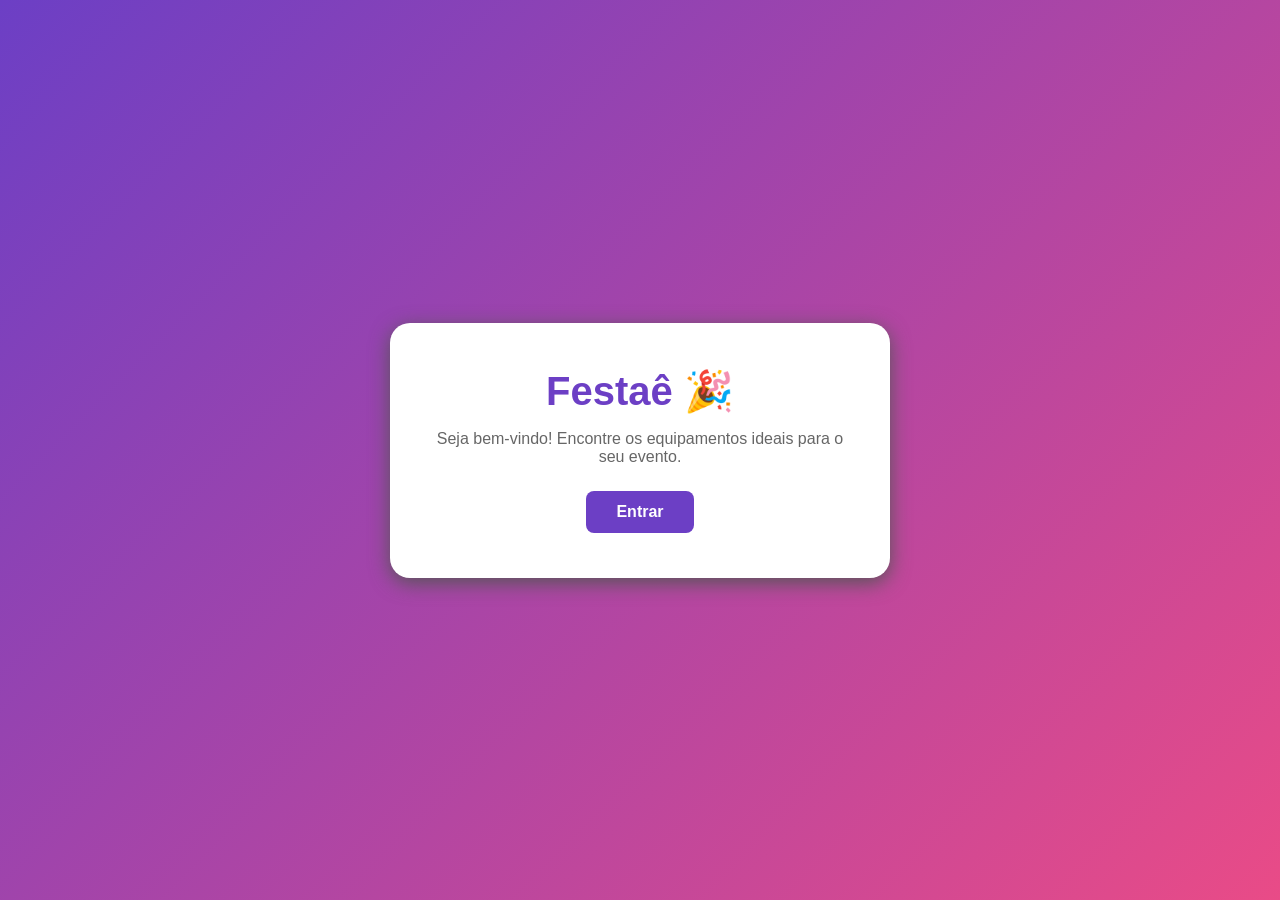
<file: rental eventos/index.html>
<!DOCTYPE html>
<html lang="pt-BR">
<head>
    <meta charset="UTF-8">
    <meta name="viewport" content="width=device-width, initial-scale=1.0">

  <link rel="stylesheet" href="style.css">
</head>

<body>
    
    <div class="index">

    <div class="index-conteudo">

        <h1>Festaê 🎉</h1>

        <p>
            Seja bem-vindo!
            Encontre os equipamentos ideais para o seu evento.
        </p>

        <a href="pages/login/login.html">
            Entrar
        </a>

    </div>

</div>
</file>
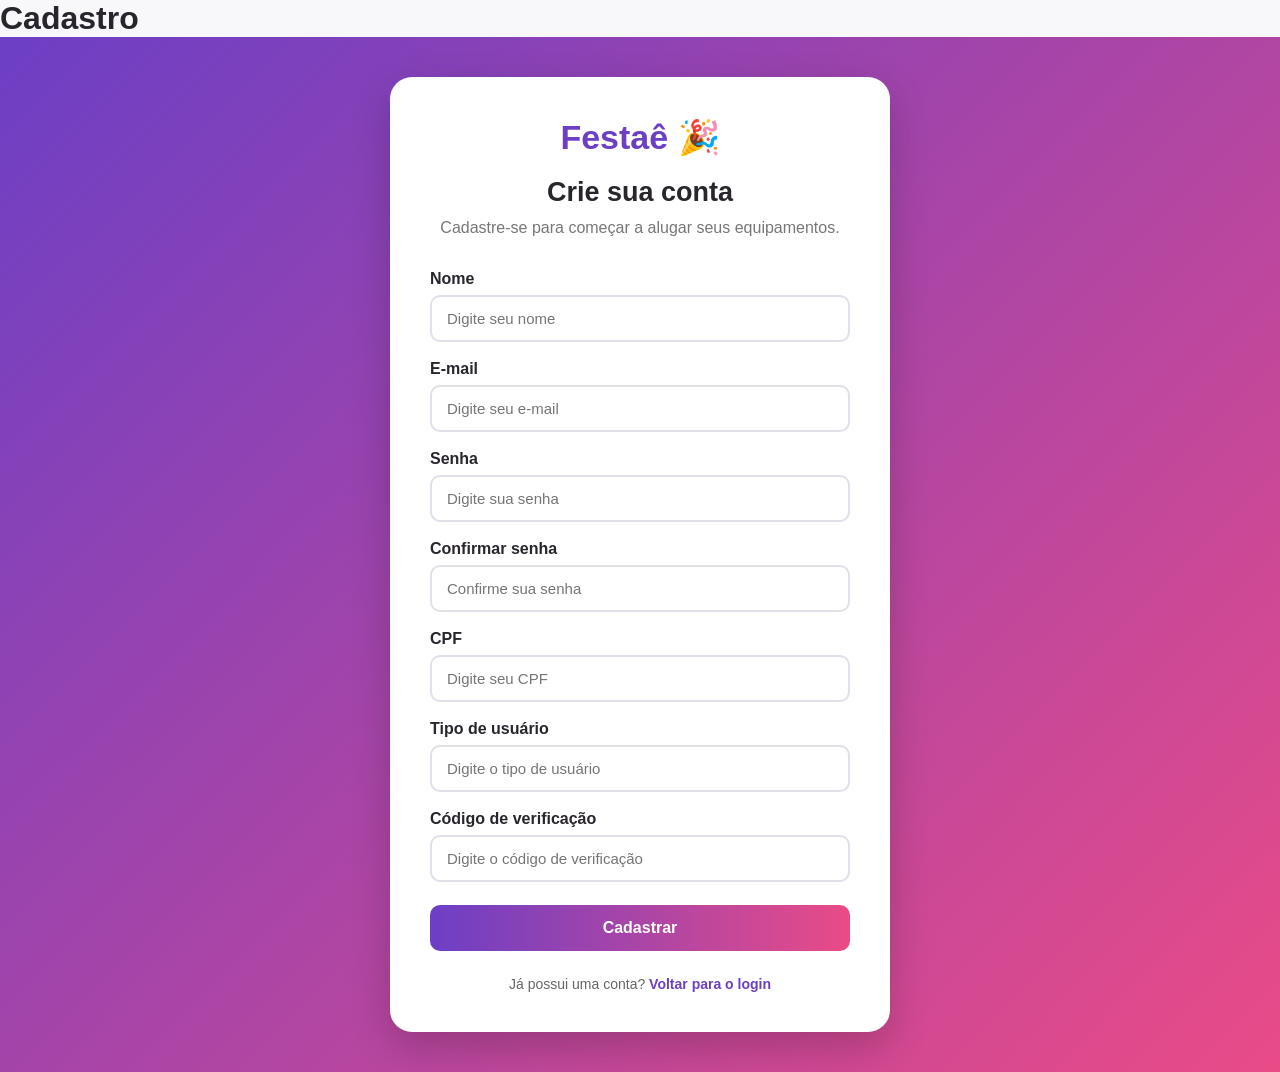
<file: rental eventos/pages/cadastro/cadastro.html>
<!DOCTYPE html>
<html lang="pt-BR">

<head>
    <meta charset="UTF-8">
    <meta name="viewport" content="width=device-width, initial-scale=1.0">

    <title>Cadastro - Festaê</title>
    <link rel="stylesheet" href="../../style.css">
</head>

<body>

    <h1>Cadastro</h1>

    <div class="cadastro-container">

    <div class="cadastro-card">

        <h1 class="logo-cadastro">Festaê 🎉</h1>

        <h2>Crie sua conta</h2>

        <p class="cadastro-subtitulo">
            Cadastre-se para começar a alugar seus equipamentos.
        </p>


        <form>

            <div class="campo">
                <label for="nome">Nome</label>

                <input
                    type="text"
                    id="nome"
                    name="nome"
                    placeholder="Digite seu nome"
                    required
                >
            </div>


            <div class="campo">
                <label for="email">E-mail</label>

                <input
                    type="email"
                    id="email"
                    name="email"
                    placeholder="Digite seu e-mail"
                    required
                >
            </div>


            <div class="campo">
                <label for="senha">Senha</label>

                <input
                    type="password"
                    id="senha"
                    name="senha"
                    placeholder="Digite sua senha"
                    required
                >
            </div>


            <div class="campo">
                <label for="confirmarSenha">Confirmar senha</label>

                <input
                    type="password"
                    id="confirmarSenha"
                    name="confirmarSenha"
                    placeholder="Confirme sua senha"
                    required
                >
            </div>


            <div class="campo">
                <label for="cpf">CPF</label>

                <input
                    type="text"
                    id="cpf"
                    name="cpf"
                    placeholder="Digite seu CPF"
                    required
                >
            </div>


            <div class="campo">
                <label for="tipoUsuario">Tipo de usuário</label>

                <input
                    type="text"
                    id="tipoUsuario"
                    name="tipoUsuario"
                    placeholder="Digite o tipo de usuário"
                    required
                >
            </div>


            <div class="campo">
                <label for="condigoVerifFunc">
                    Código de verificação
                </label>

                <input
                    type="text"
                    id="condigoVerifFunc"
                    name="condigoVerifFunc"
                    placeholder="Digite o código de verificação"
                >
            </div>


            <button class="botao-cadastro" type="submit">
                Cadastrar
            </button>

        </form>


        <p class="voltar-login">
            Já possui uma conta?
            <a href="../login/login.html">
                Voltar para o login
            </a>
        </p>

    </div>

</div>

</body>

</html>
</file>
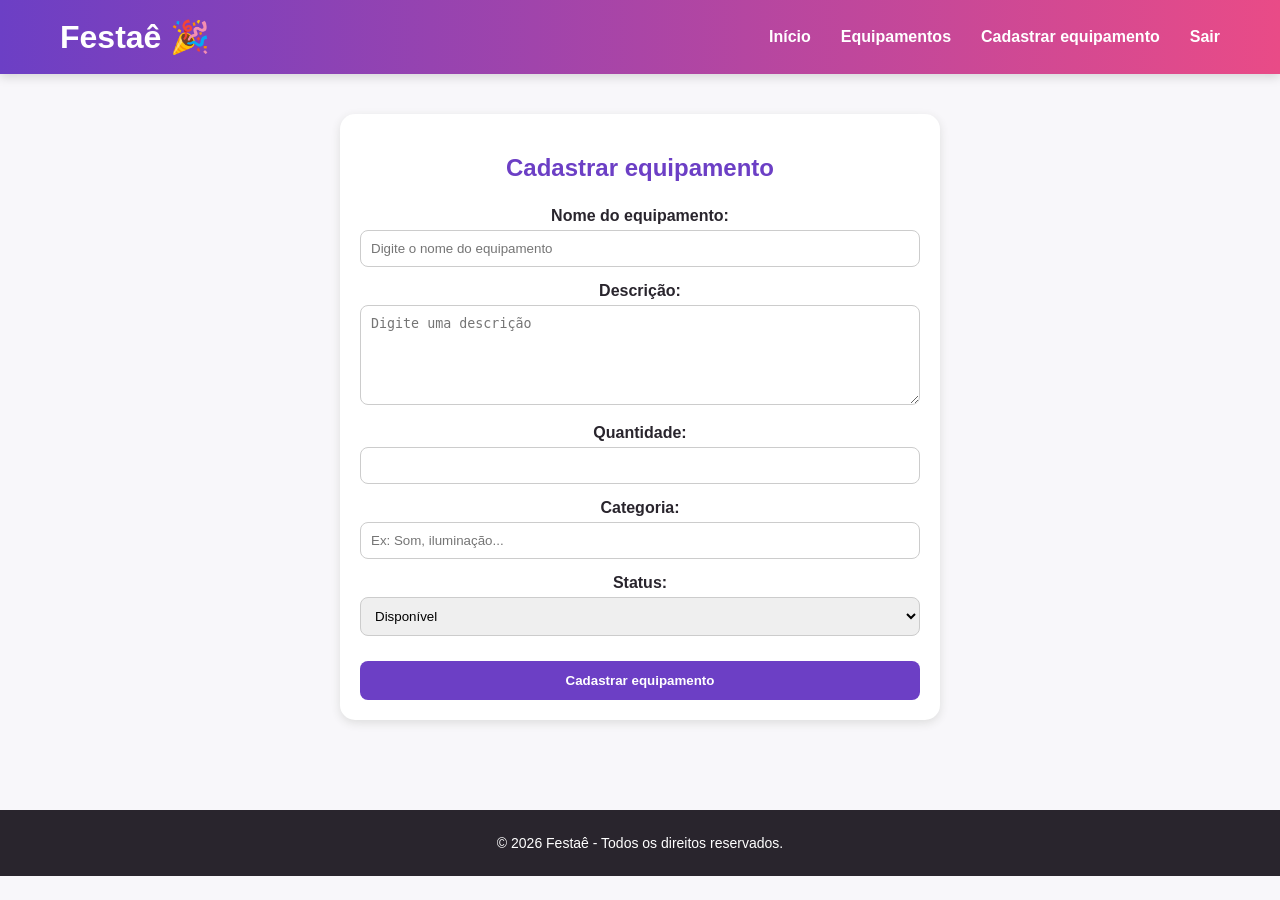
<file: rental eventos/pages/cadastroEquipamento/cadastroEquipamento.html>
<!DOCTYPE html>
<html lang="pt-BR">

<head>
    <meta charset="UTF-8">
    <meta name="viewport" content="width=device-width, initial-scale=1.0">

    <title>Cadastro de Equipamento - Festaê</title>

    <link rel="stylesheet" href="../../style.css">
</head>

<body>

    <header class="cabecalho">

        <h1 class="logo">Festaê 🎉</h1>

        <nav class="menu">
            <a href="../principal/principal.html">Início</a>
            <a href="../equipamentos/equipamentos.html">Equipamentos</a>
            <a href="../cadastroEquipamento/cadastroEquipamento.html">
                Cadastrar equipamento
            </a>
            <a href="../login/login.html">Sair</a>
        </nav>

    </header>


    <main>

        <section class="cadastro-equipamento">

            <h2>Cadastrar equipamento</h2>

            <form>

                <label for="nomeEquipamento">
                    Nome do equipamento:
                </label>

                <input
                    type="text"
                    id="nomeEquipamento"
                    name="nomeEquipamento"
                    placeholder="Digite o nome do equipamento"
                    required
                >


                <label for="descricao">
                    Descrição:
                </label>

                <textarea
                    id="descricao"
                    name="descricao"
                    placeholder="Digite uma descrição"
                ></textarea>


                <label for="quantidade">
                    Quantidade:
                </label>

                <input
                    type="number"
                    id="quantidade"
                    name="quantidade"
                    min="1"
                    required
                >


                <label for="categoria">
                    Categoria:
                </label>

                <input
                    type="text"
                    id="categoria"
                    name="categoria"
                    placeholder="Ex: Som, iluminação..."
                    required
                >


                <label for="status">
                    Status:
                </label>

                <select id="status" name="status">

                    <option value="disponivel">
                        Disponível
                    </option>

                    <option value="indisponivel">
                        Indisponível
                    </option>

                </select>


                <button type="submit">
                    Cadastrar equipamento
                </button>

            </form>

        </section>

    </main>


    <footer>

        <p>
            © 2026 Festaê - Todos os direitos reservados.
        </p>

    </footer>

</body>

</html>
</file>
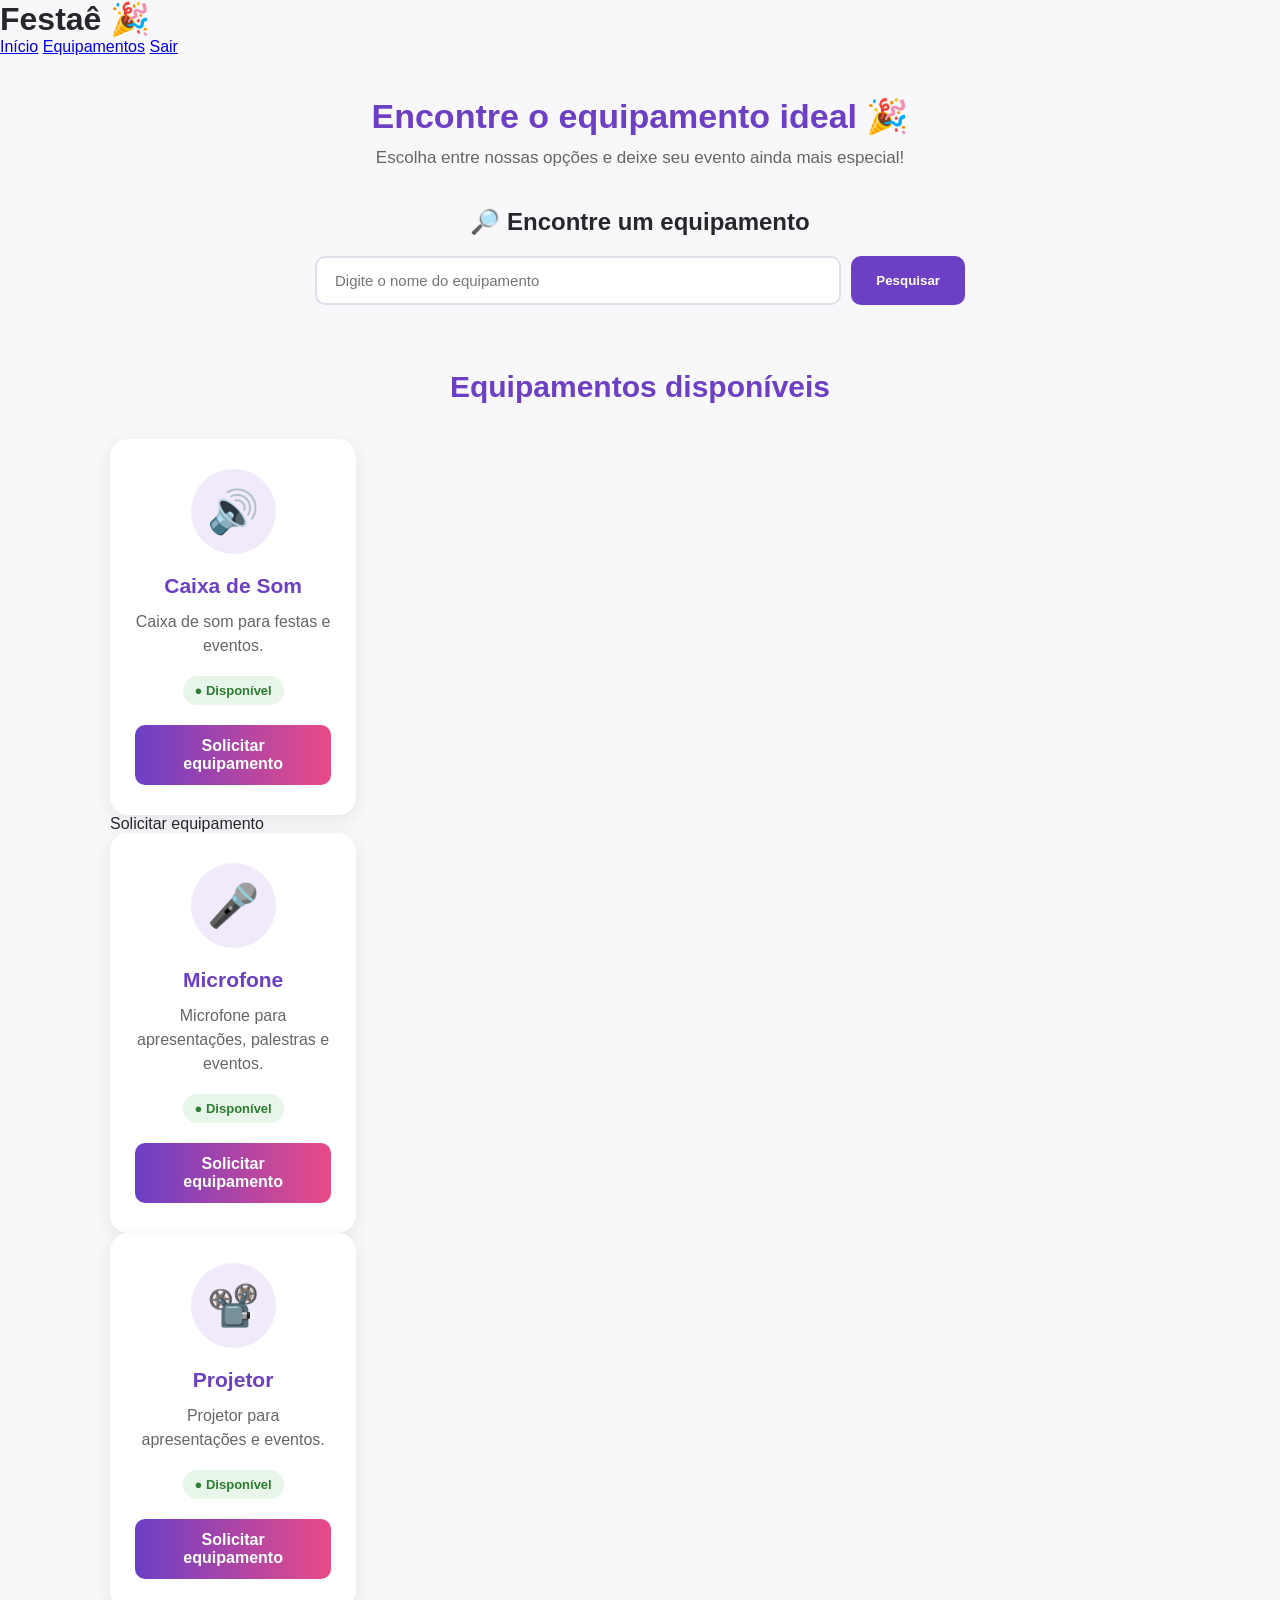
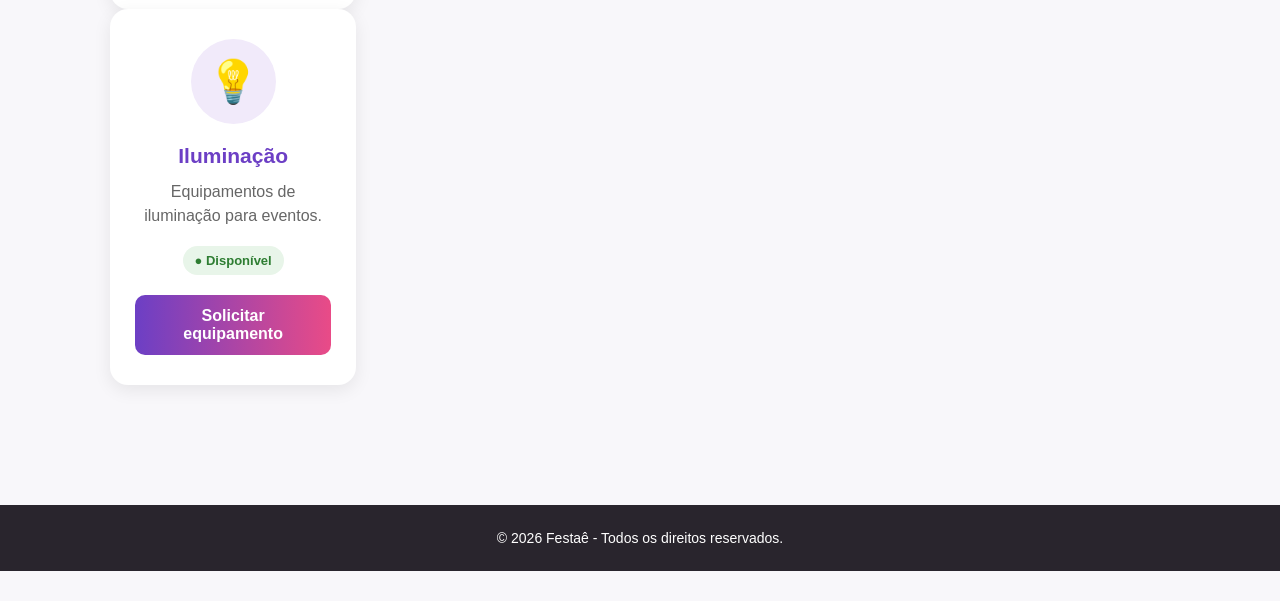
<file: rental eventos/pages/equipamentos/equipamentos.html>
<!DOCTYPE html>
<html lang="pt-BR">

<head>
    <meta charset="UTF-8">
    <meta name="viewport" content="width=device-width, initial-scale=1.0">

    <title>Festaê Eventos - Equipamentos</title>

    <link rel="stylesheet" href="../../style.css">
</head>

<body>

    <!-- CABEÇALHO -->
    <header>

        <h1>Festaê 🎉</h1>

        <nav>
            <a href="../principal/principal.html">Início</a>
            <a href="../equipamentos/equipamentos.html">Equipamentos</a>
            <a href="../login/login.html">Sair</a>
        </nav>

    </header>


    <!-- CONTEÚDO PRINCIPAL -->
    <main>

        <main>

    <section class="titulo-pagina">

        <h2>Encontre o equipamento ideal 🎉</h2>

        <p>
            Escolha entre nossas opções e deixe seu evento ainda mais especial!
        </p>

    </section>


        <!-- PESQUISA -->
        <section>

            <section class="pesquisa-container">

    <h2>🔎 Encontre um equipamento</h2>

    <div class="barra-pesquisa">

        <input 
            type="text" 
            id="pesquisa" 
            placeholder="Digite o nome do equipamento"
        >

        <button type="button">
            Pesquisar
        </button>

    </div>

</section>

        </section>


        <!-- LISTA DE EQUIPAMENTOS -->
        <section>

            <section class="secao-equipamentos">

    <h2>Equipamentos disponíveis</h2>

    <div class="grid-equipamentos">
            <div>


                <!-- EQUIPAMENTO 1 -->
                <article>

                    <article class="equipamento-card">

    <div class="equipamento-icone">🔊</div>

    <h3>Caixa de Som</h3>

    <p>
        Caixa de som para festas e eventos.
    </p>

    <span class="status-disponivel">
        ● Disponível
    </span>

    <a 
        class="botao-equipamento"
        href="../solicitacao/solicitacao.html"
    >
        Solicitar equipamento
    </a>

</article>
    Solicitar equipamento
</a>

                </article>


                <!-- EQUIPAMENTO 2 -->
                <article>

                   <article class="equipamento-card">

    <div class="equipamento-icone">🎤</div>

    <h3>Microfone</h3>

    <p>
        Microfone para apresentações,
        palestras e eventos.
    </p>

    <span class="status-disponivel">
        ● Disponível
    </span>

    <a 
        class="botao-equipamento"
        href="../solicitacao/solicitacao.html"
    >
        Solicitar equipamento
    </a>

</article>

                </article>


                <!-- EQUIPAMENTO 3 -->
               <article class="equipamento-card">

    <div class="equipamento-icone">📽️</div>

    <h3>Projetor</h3>

    <p>
        Projetor para apresentações
        e eventos.
    </p>

    <span class="status-disponivel">
        ● Disponível
    </span>

    <a 
        class="botao-equipamento"
        href="../solicitacao/solicitacao.html"
    >
        Solicitar equipamento
    </a>

</article>
                </article>


                <!-- EQUIPAMENTO 4 -->
              <article class="equipamento-card">

    <div class="equipamento-icone">💡</div>

    <h3>Iluminação</h3>

    <p>
        Equipamentos de iluminação
        para eventos.
    </p>

    <span class="status-disponivel">
        ● Disponível
    </span>

    <a 
        class="botao-equipamento"
        href="../solicitacao/solicitacao.html"
    >
        Solicitar equipamento
    </a>

</article>

                </article>


            </div>

        </section>

    </main>


    <!-- RODAPÉ -->
    <footer>

        <p>
            © 2026 Festaê - Todos os direitos reservados.
        </p>

    </footer>

</body>

</html>
</file>
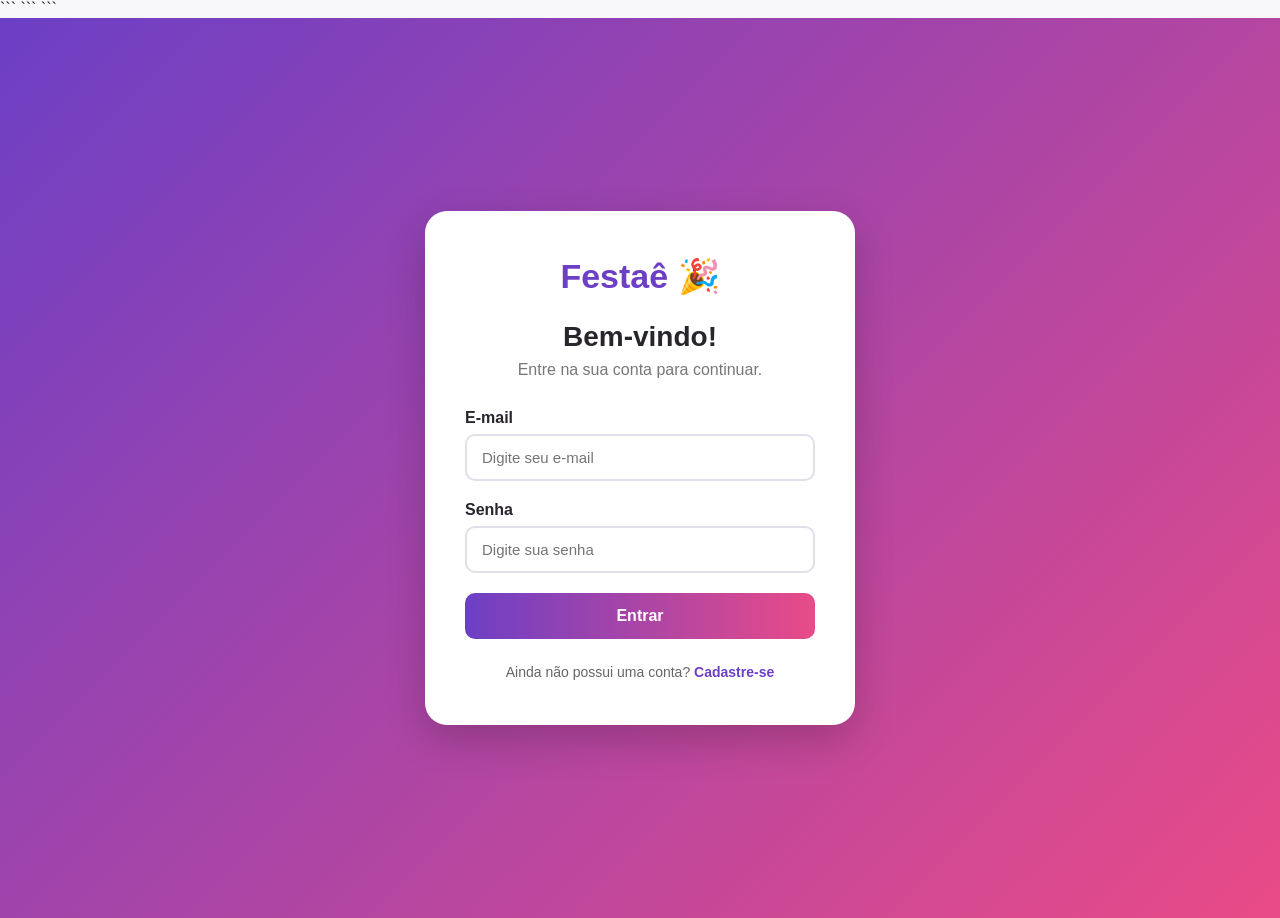
<file: rental eventos/pages/login/login.html>
<!DOCTYPE html>

<html lang="pt-BR">

<head>
    <meta charset="UTF-8">
    <meta name="viewport" content="width=device-width, initial-scale=1.0">

```
<title>Login - Festaê</title>

<link rel="stylesheet" href="../../style.css">
```

</head>

<body>

```
<div class="login-container">

    <div class="login-card">

        <h1 class="logo-login">Festaê 🎉</h1>

        <h2>Bem-vindo!</h2>

        <p class="login-subtitulo">
            Entre na sua conta para continuar.
        </p>

        <form onsubmit="entrar(event)">
            <div class="campo">
                <label for="email">E-mail</label>

                <input
                    type="email"
                    id="email"
                    name="email"
                    placeholder="Digite seu e-mail"
                    required
                >
            </div>

            <div class="campo">
                <label for="senha">Senha</label>

                <input
                    type="password"
                    id="senha"
                    name="senha"
                    placeholder="Digite sua senha"
                    required
                >
            </div>

            <button class="botao-login" type="submit">
                Entrar
            </button>

        </form>

        <p class="cadastro-login">
            Ainda não possui uma conta?
            <a href="../cadastro/cadastro.html">
                Cadastre-se
            </a>
        </p>

    </div>

</div>


<script>
    function salvarLogin(event) {

        event.preventDefault();

        const email = document.getElementById("email").value;

        localStorage.setItem("usuario", email);

        window.location.href = "../principal/principal.html";
    }
</script>

<script>
function entrar(event) {
    event.preventDefault();

    let nome = prompt("Digite seu nome:");

    localStorage.setItem("nome", nome);

    window.location.href = "../principal/principal.html";
}
</script>

</body>

</html>
</file>
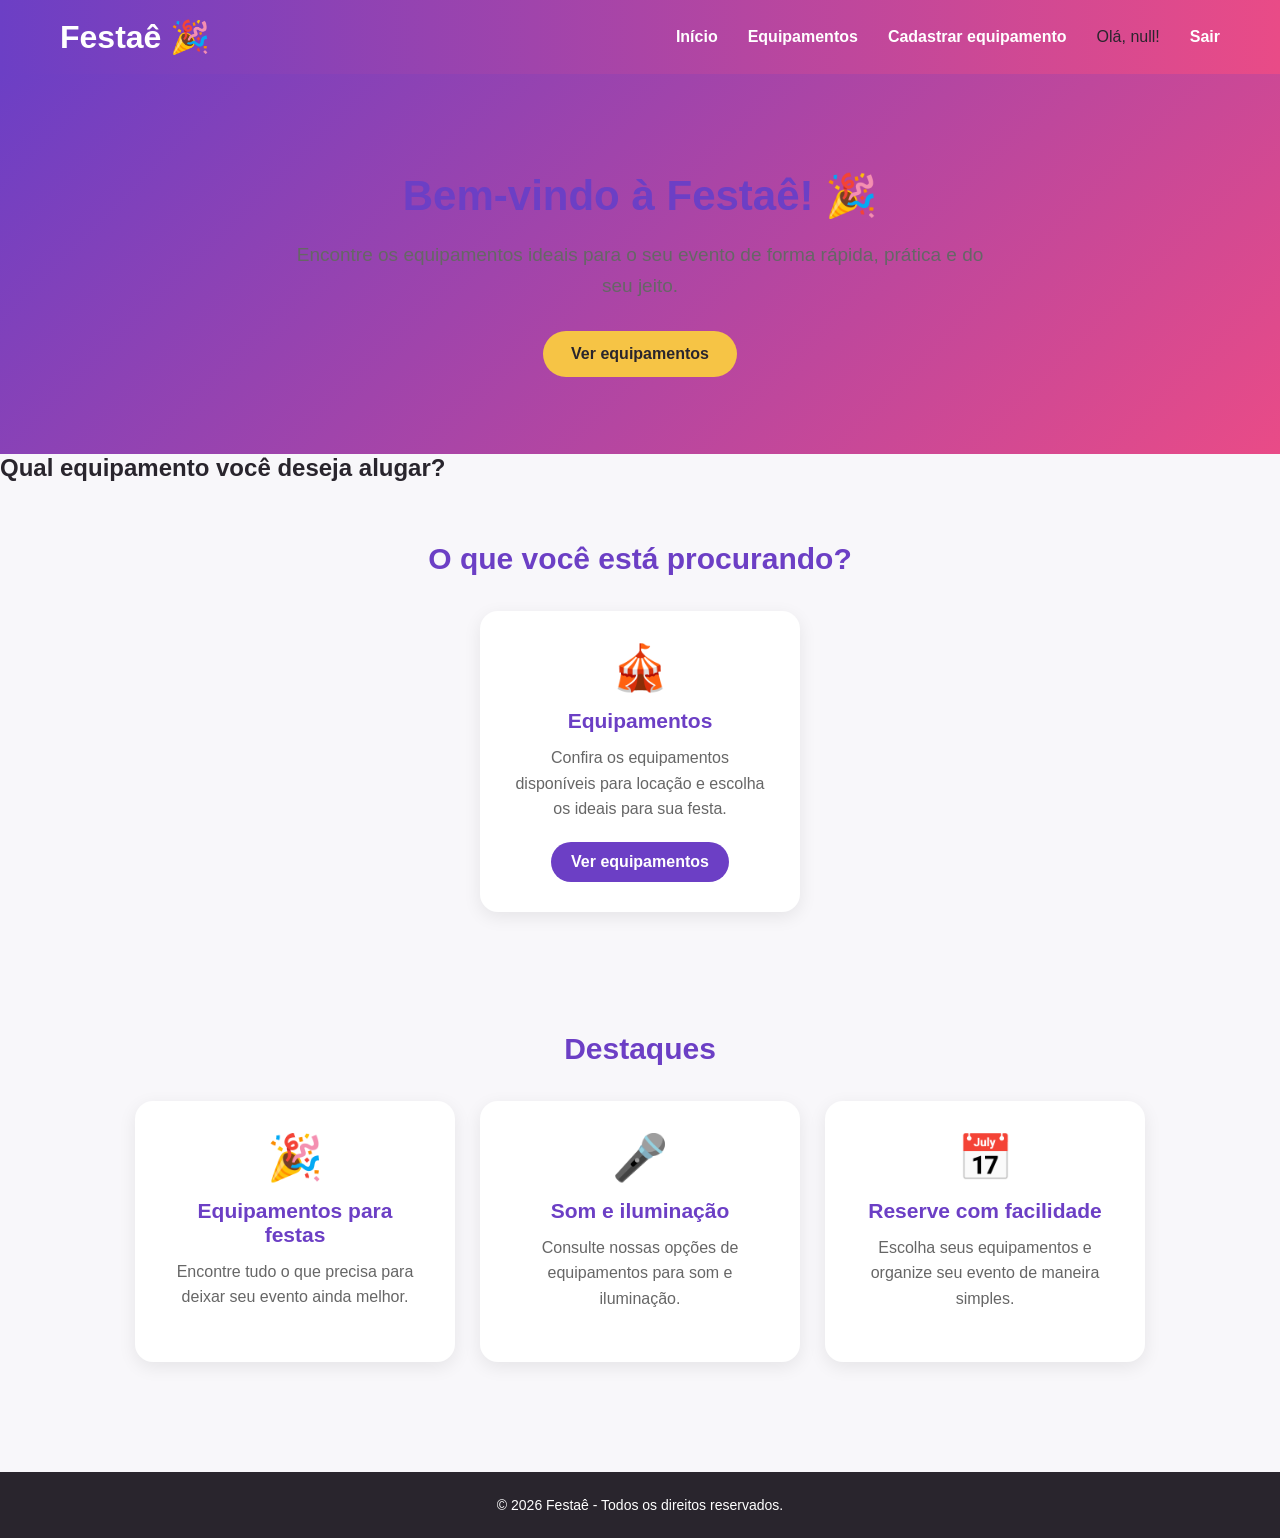
<file: rental eventos/pages/principal/principal.html>
<!DOCTYPE html>
<html lang="pt-BR">

<head>
    <meta charset="UTF-8">
    <meta name="viewport" content="width=device-width, initial-scale=1.0">
    <title>Festaê</title>

    <link rel="stylesheet" href="../../style.css">
</head>

<body>

    <!-- Cabeçalho -->
    <header class="cabecalho">
    <h1 class="logo">Festaê 🎉</h1>

    <nav class="menu">
    <a href="../principal/principal.html">Início</a>

    <a href="../equipamentos/equipamentos.html">
        Equipamentos
    </a>

    <a href="../cadastroEquipamento/cadastroEquipamento.html">
        Cadastrar equipamento
    </a>

    <span id="nomeUsuario"></span>

    <a href="#" onclick="sair()">Sair</a>
</nav>
</header>

    <!-- Conteúdo principal -->
    <main>

       <section class="banner">
    <div class="banner-conteudo">

        <h2>Bem-vindo à Festaê! 🎉</h2>

        <p>
            Encontre os equipamentos ideais para o seu evento
            de forma rápida, prática e do seu jeito.
        </p>

        <a class="botao-principal" href="../equipamentos/equipamentos.html">
            Ver equipamentos
        </a>

    </div>
</section>

        <!-- Opções principais -->
        <section>

            <h2>Qual equipamento você deseja alugar?</h2>

            <div>

                <section class="secao">

    <h2>O que você está procurando?</h2>

    <div class="cards">

        <article class="card">
            <div class="icone">🎪</div>

            <h3>Equipamentos</h3>

            <p>
                Confira os equipamentos disponíveis
                para locação e escolha os ideais para sua festa.
            </p>

            <a class="botao-card" href="../equipamentos/equipamentos.html">
                Ver equipamentos
            </a>
        </article>

    </div>

</section>


        <!-- Destaques -->
        <section class="secao">

    <h2>Destaques</h2>

    <div class="cards destaque">

        <article class="card">
            <div class="icone">🎉</div>

            <h3>Equipamentos para festas</h3>

            <p>
                Encontre tudo o que precisa para
                deixar seu evento ainda melhor.
            </p>
        </article>

        <article class="card">
            <div class="icone">🎤</div>

            <h3>Som e iluminação</h3>

            <p>
                Consulte nossas opções de equipamentos
                para som e iluminação.
            </p>
        </article>

        <article class="card">
            <div class="icone">📅</div>

            <h3>Reserve com facilidade</h3>

            <p>
                Escolha seus equipamentos e organize
                seu evento de maneira simples.
            </p>
        </article>

    </div>

</section>

    </main> 


    <!-- Rodapé -->
    <footer>
        <p>© 2026 Festaê - Todos os direitos reservados.</p>
    </footer>

    <script>
    let nome = localStorage.getItem("nome");

    document.getElementById("nomeUsuario").textContent = "Olá, " + nome + "!";

    function sair() {
        localStorage.removeItem("nome");
        window.location.href = "../login/login.html";
    }
</script>
</body>

</html>
</file>
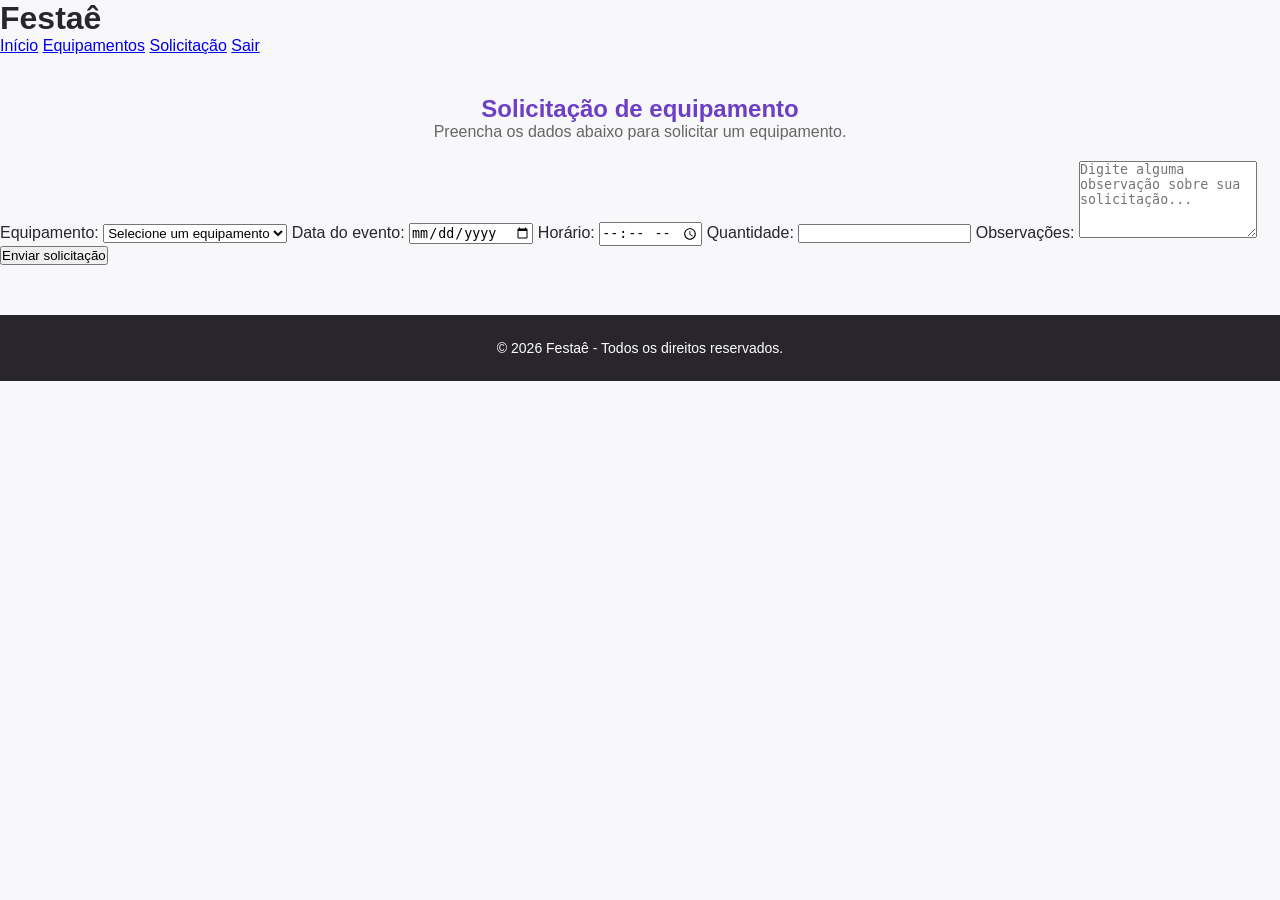
<file: rental eventos/pages/solicitacao/solicitacao.html>
<!DOCTYPE html>
<html lang="pt-BR">

<head>
    <meta charset="UTF-8">
    <meta name="viewport" content="width=device-width, initial-scale=1.0">

    <title>Solicitação - Festaê</title>

    <link rel="stylesheet" href="../../style.css">
</head>

<body>

    <!-- CABEÇALHO -->
    <header>

        <h1>Festaê</h1>

        <nav>
            <a href="../principal/principal.html">Início</a>
            <a href="../equipamentos/equipamentos.html">Equipamentos</a>
            <a href="../solicitacao/solicitacao.html">Solicitação</a>
            <a href="../login/login.html">Sair</a>
        </nav>

    </header>


    <!-- CONTEÚDO PRINCIPAL -->
    <main>

        <section>

            <h2>Solicitação de equipamento</h2>

            <p>
                Preencha os dados abaixo para solicitar um equipamento.
            </p>

        </section>


        <!-- FORMULÁRIO -->
        <section>

            <form class="solicitação">

                <!-- EQUIPAMENTO -->
                <label for="equipamento">
                    Equipamento:
                </label>

                <select id="equipamento" name="equipamento" required>

                    <option value="">
                        Selecione um equipamento
                    </option>

                    <option value="caixa-de-som">
                        Caixa de Som
                    </option>

                    <option value="microfone">
                        Microfone
                    </option>

                    <option value="projetor">
                        Projetor
                    </option>

                    <option value="iluminacao">
                        Iluminação
                    </option>

                </select>


                <!-- DATA -->
                <label for="data">
                    Data do evento:
                </label>

                <input 
                    type="date" 
                    id="data" 
                    name="data"
                    required
                >


                <!-- HORÁRIO -->
                <label for="horario">
                    Horário:
                </label>

                <input 
                    type="time" 
                    id="horario" 
                    name="horario"
                    required
                >


                <!-- QUANTIDADE -->
                <label for="quantidade">
                    Quantidade:
                </label>

                <input 
                    type="number" 
                    id="quantidade" 
                    name="quantidade"
                    min="1"
                    required
                >


                <!-- OBSERVAÇÕES -->
                <label for="observacoes">
                    Observações:
                </label>

                <textarea 
                    id="observacoes" 
                    name="observacoes"
                    rows="5"
                    placeholder="Digite alguma observação sobre sua solicitação..."
                ></textarea>


                <!-- BOTÃO -->
                <button type="submit">
                    Enviar solicitação
                </button>

            </form>

        </section>

    </main>


    <!-- RODAPÉ -->
    <footer>

        <p>
            © 2026 Festaê - Todos os direitos reservados.
        </p>

    </footer>

</body>

</html>
</file>
<file: rental eventos/style.css>
/* ============================= */
/* ESTILO GERAL */
/* ============================= */

* {
    margin: 0;
    padding: 0;
    box-sizing: border-box;
}

body {
    font-family: Arial, Helvetica, sans-serif;
    background-color: #f8f7fa;
    color: #29252d;
}


/* ============================= */
/* CABEÇALHO */
/* ============================= */

.cabecalho {
    width: 100%;
    background: linear-gradient(90deg, #6c3fc5, #e94b87);
    padding: 18px 60px;

    display: flex;
    align-items: center;
    justify-content: space-between;

    box-shadow: 0 3px 10px rgba(0, 0, 0, 0.15);
}

.logo {
    color: white;
    font-size: 32px;
    font-weight: bold;
}

.menu {
    display: flex;
    gap: 30px;
}

.menu a {
    color: white;
    text-decoration: none;
    font-size: 16px;
    font-weight: bold;

    transition: 0.3s;
}

.menu a:hover {
    color: #f6c445;
}


/* ============================= */
/* BANNER */
/* ============================= */

.banner {
    min-height: 380px;

    display: flex;
    align-items: center;
    justify-content: center;

    text-align: center;

    padding: 60px 20px;

    background: linear-gradient(
        135deg,
        #6c3fc5,
        #e94b87
    );

    color: white;
}

.banner-conteudo {
    max-width: 700px;
}

.banner h2 {
    font-size: 42px;
    margin-bottom: 20px;
}

.banner p {
    font-size: 19px;
    line-height: 1.6;
    margin-bottom: 30px;
}


/* ============================= */
/* BOTÃO PRINCIPAL */
/* ============================= */

.botao-principal {
    display: inline-block;

    background-color: #f6c445;
    color: #29252d;

    padding: 14px 28px;

    border-radius: 30px;

    text-decoration: none;
    font-weight: bold;

    transition: 0.3s;
}

.botao-principal:hover {
    transform: translateY(-3px);
    box-shadow: 0 8px 18px rgba(0, 0, 0, 0.2);
}


/* ============================= */
/* SEÇÕES */
/* ============================= */

.secao {
    max-width: 1100px;

    margin: 0 auto;

    padding: 60px 20px;
}

.secao > h2 {
    text-align: center;

    font-size: 30px;

    margin-bottom: 35px;

    color: #6c3fc5;
}


/* ============================= */
/* CARDS */
/* ============================= */

.cards {
    display: flex;

    justify-content: center;

    gap: 25px;

    flex-wrap: wrap;
}

.card {
    background-color: white;

    width: 320px;

    padding: 30px;

    border-radius: 18px;

    text-align: center;

    box-shadow: 0 5px 18px rgba(0, 0, 0, 0.08);

    transition: 0.3s;
}

.card:hover {
    transform: translateY(-7px);

    box-shadow: 0 12px 25px rgba(0, 0, 0, 0.15);
}

.icone {
    font-size: 45px;

    margin-bottom: 15px;
}

.card h3 {
    font-size: 21px;

    margin-bottom: 12px;

    color: #6c3fc5;
}

.card p {
    color: #666;

    line-height: 1.6;

    margin-bottom: 20px;
}


/* ============================= */
/* BOTÃO DOS CARDS */
/* ============================= */

.botao-card {
    display: inline-block;

    background-color: #6c3fc5;

    color: white;

    padding: 11px 20px;

    border-radius: 25px;

    text-decoration: none;

    font-weight: bold;

    transition: 0.3s;
}

.botao-card:hover {
    background-color: #e94b87;
}


/* ============================= */
/* RODAPÉ */
/* ============================= */

footer {
    background-color: #29252d;

    color: white;

    text-align: center;

    padding: 25px;

    margin-top: 20px;
}

footer p {
    font-size: 14px;
}


/* ============================= */
/* CELULAR */
/* ============================= */

@media (max-width: 700px) {

    .cabecalho {
        padding: 18px 20px;

        flex-direction: column;

        gap: 15px;
    }

    .menu {
        gap: 15px;
    }

    .banner h2 {
        font-size: 32px;
    }

    .banner p {
        font-size: 17px;
    }

    .card {
        width: 100%;
    }
}

/* ============================= */
/* TELA DE LOGIN */
/* ============================= */

.login-container {
    min-height: 100vh;

    display: flex;
    justify-content: center;
    align-items: center;

    padding: 30px;

    background: linear-gradient(
        135deg,
        #6c3fc5,
        #e94b87
    );
}


/* ============================= */
/* CARD DE LOGIN */
/* ============================= */

.login-card {
    width: 100%;
    max-width: 430px;

    background-color: white;

    padding: 45px 40px;

    border-radius: 22px;

    text-align: center;

    box-shadow: 0 15px 40px rgba(0, 0, 0, 0.2);
}


/* ============================= */
/* LOGO */
/* ============================= */

.logo-login {
    font-size: 34px;

    color: #6c3fc5;

    margin-bottom: 25px;
}


/* ============================= */
/* TÍTULO */
/* ============================= */

.login-card h2 {
    font-size: 28px;

    color: #29252d;

    margin-bottom: 8px;
}

.login-subtitulo {
    color: #777;

    margin-bottom: 30px;
}


/* ============================= */
/* CAMPOS */
/* ============================= */

.campo {
    text-align: left;

    margin-bottom: 20px;
}

.campo label {
    display: block;

    margin-bottom: 7px;

    font-weight: bold;

    color: #29252d;
}

.campo input {
    width: 100%;

    padding: 13px 15px;

    border: 2px solid #e2dfea;

    border-radius: 10px;

    font-size: 15px;

    outline: none;

    transition: 0.3s;
}

.campo input:focus {
    border-color: #6c3fc5;

    box-shadow: 0 0 0 3px rgba(108, 63, 197, 0.1);
}


/* ============================= */
/* BOTÃO LOGIN */
/* ============================= */

.botao-login {
    width: 100%;

    border: none;

    background: linear-gradient(
        90deg,
        #6c3fc5,
        #e94b87
    );

    color: white;

    padding: 14px;

    border-radius: 10px;

    font-size: 16px;

    font-weight: bold;

    cursor: pointer;

    transition: 0.3s;
}

.botao-login:hover {
    transform: translateY(-2px);

    box-shadow: 0 8px 18px rgba(108, 63, 197, 0.3);
}


/* ============================= */
/* CADASTRO */
/* ============================= */

.cadastro-login {
    margin-top: 25px;

    color: #666;

    font-size: 14px;
}

.cadastro-login a {
    color: #6c3fc5;

    font-weight: bold;

    text-decoration: none;
}

.cadastro-login a:hover {
    color: #e94b87;

    text-decoration: underline;
}

/* ============================= */
/* TELA DE CADASTRO */
/* ============================= */

.cadastro-container {
    min-height: 100vh;

    display: flex;
    justify-content: center;
    align-items: center;

    padding: 40px 20px;

    background: linear-gradient(
        135deg,
        #6c3fc5,
        #e94b87
    );
}


/* ============================= */
/* CARD DE CADASTRO */
/* ============================= */

.cadastro-card {
    width: 100%;
    max-width: 500px;

    background-color: white;

    padding: 40px;

    border-radius: 22px;

    box-shadow: 0 15px 40px rgba(0, 0, 0, 0.2);
}


/* ============================= */
/* LOGO */
/* ============================= */

.logo-cadastro {
    text-align: center;

    font-size: 34px;

    color: #6c3fc5;

    margin-bottom: 20px;
}


/* ============================= */
/* TÍTULO */
/* ============================= */

.cadastro-card h2 {
    text-align: center;

    font-size: 27px;

    color: #29252d;

    margin-bottom: 8px;
}

.cadastro-subtitulo {
    text-align: center;

    color: #777;

    margin-bottom: 30px;

    line-height: 1.5;
}


/* ============================= */
/* CAMPOS */
/* ============================= */

.cadastro-card .campo {
    text-align: left;

    margin-bottom: 18px;
}

.cadastro-card .campo label {
    display: block;

    margin-bottom: 7px;

    font-weight: bold;

    color: #29252d;
}

.cadastro-card .campo input {
    width: 100%;

    padding: 13px 15px;

    border: 2px solid #e2dfea;

    border-radius: 10px;

    font-size: 15px;

    outline: none;

    transition: 0.3s;
}

.cadastro-card .campo input:focus {
    border-color: #6c3fc5;

    box-shadow: 0 0 0 3px rgba(108, 63, 197, 0.1);
}


/* ============================= */
/* BOTÃO CADASTRO */
/* ============================= */

.botao-cadastro {
    width: 100%;

    border: none;

    background: linear-gradient(
        90deg,
        #6c3fc5,
        #e94b87
    );

    color: white;

    padding: 14px;

    border-radius: 10px;

    font-size: 16px;

    font-weight: bold;

    cursor: pointer;

    margin-top: 5px;

    transition: 0.3s;
}

.botao-cadastro:hover {
    transform: translateY(-2px);

    box-shadow: 0 8px 18px rgba(108, 63, 197, 0.3);
}


/* ============================= */
/* VOLTAR PARA LOGIN */
/* ============================= */

.voltar-login {
    text-align: center;

    margin-top: 25px;

    color: #666;

    font-size: 14px;
}


.voltar-login a {
    color: #6c3fc5;

    font-weight: bold;

    text-decoration: none;
}

.voltar-login a:hover {
    color: #e94b87;

    text-decoration: underline;
}

/* ============================= */
/* PÁGINA DE EQUIPAMENTOS */
/* ============================= */

.titulo-pagina {
    text-align: center;

    padding: 55px 20px 30px;
}

.titulo-pagina h2 {
    font-size: 34px;

    color: #6c3fc5;

    margin-bottom: 12px;
}

.titulo-pagina p {
    color: #666;

    font-size: 17px;
}


/* ============================= */
/* PESQUISA */
/* ============================= */

.pesquisa-container {
    max-width: 900px;

    margin: 0 auto;

    padding: 20px;
}

.pesquisa-container h2 {
    text-align: center;

    color: #29252d;

    margin-bottom: 20px;
}

.barra-pesquisa {
    display: flex;

    gap: 10px;

    max-width: 650px;

    margin: 0 auto;
}

.barra-pesquisa input {
    flex: 1;

    padding: 14px 18px;

    border: 2px solid #e2dfea;

    border-radius: 10px;

    font-size: 15px;

    outline: none;
}

.barra-pesquisa input:focus {
    border-color: #6c3fc5;
}

.barra-pesquisa button {
    border: none;

    padding: 14px 25px;

    border-radius: 10px;

    background-color: #6c3fc5;

    color: white;

    font-weight: bold;

    cursor: pointer;

    transition: 0.3s;
}

.barra-pesquisa button:hover {
    background-color: #e94b87;

    transform: translateY(-2px);
}


/* ============================= */
/* LISTA DE EQUIPAMENTOS */
/* ============================= */

.secao-equipamentos {
    max-width: 1100px;

    margin: 0 auto;

    padding: 45px 20px 70px;
}

.secao-equipamentos > h2 {
    text-align: center;

    color: #6c3fc5;

    font-size: 30px;

    margin-bottom: 35px;
}


/* ============================= */
/* GRID */
/* ============================= */

.grid-equipamentos {
    display: grid;

    grid-template-columns: repeat(4, 1fr);

    gap: 25px;
}


/* ============================= */
/* CARD */
/* ============================= */

.equipamento-card {
    background-color: white;

    padding: 30px 25px;

    border-radius: 18px;

    text-align: center;

    box-shadow: 0 5px 18px rgba(0, 0, 0, 0.08);

    transition: 0.3s;

    display: flex;

    flex-direction: column;

    align-items: center;
}

.equipamento-card:hover {
    transform: translateY(-8px);

    box-shadow: 0 12px 25px rgba(0, 0, 0, 0.15);
}


/* ============================= */
/* ÍCONE */
/* ============================= */

.equipamento-icone {
    width: 85px;

    height: 85px;

    display: flex;

    align-items: center;

    justify-content: center;

    border-radius: 50%;

    background-color: #f1eafa;

    font-size: 42px;

    margin-bottom: 20px;
}


/* ============================= */
/* NOME */
/* ============================= */

.equipamento-card h3 {
    color: #6c3fc5;

    font-size: 21px;

    margin-bottom: 12px;
}


/* ============================= */
/* DESCRIÇÃO */
/* ============================= */

.equipamento-card p {
    color: #666;

    line-height: 1.5;

    min-height: 48px;

    margin-bottom: 18px;
}


/* ============================= */
/* STATUS */
/* ============================= */

.status-disponivel {
    color: #2e7d32;

    background-color: #e8f5e9;

    padding: 7px 12px;

    border-radius: 20px;

    font-size: 13px;

    font-weight: bold;

    margin-bottom: 20px;
}


/* ============================= */
/* BOTÃO */
/* ============================= */

.botao-equipamento {
    display: inline-block;

    width: 100%;

    background: linear-gradient(
        90deg,
        #6c3fc5,
        #e94b87
    );

    color: white;

    padding: 12px 15px;

    border-radius: 10px;

    text-decoration: none;

    font-weight: bold;

    transition: 0.3s;
}

.botao-equipamento:hover {
    transform: translateY(-2px);

    box-shadow: 0 7px 15px rgba(108, 63, 197, 0.25);
}


/* ============================= */
/* RESPONSIVIDADE */
/* ============================= */

@media (max-width: 900px) {

    .grid-equipamentos {
        grid-template-columns: repeat(2, 1fr);
    }
}


@media (max-width: 600px) {

    .grid-equipamentos {
        grid-template-columns: 1fr;
    }

    .barra-pesquisa {
        flex-direction: column;
    }

    .barra-pesquisa button {
        width: 100%;
    }

    .titulo-pagina h2 {
        font-size: 28px;
    }
}

/* SOLICITAÇÃO */

main {
    padding-bottom: 30px;
}

main > section:first-child {
    text-align: center;
    padding: 40px 20px 20px;
}

main > section:first-child h2 {
    color: #6c3fc5;
}

main > section:first-child p {
    color: #666;
}

.solicitacao {
    max-width: 600px;
    margin: 20px auto 50px;
    padding: 30px;
    background-color: white;
    border-radius: 15px;
    box-shadow: 0 3px 10px #ddd;
}

.solicitacao label {
    display: block;
    margin-top: 15px;
    margin-bottom: 6px;
    font-weight: bold;
}

.solicitacao input,
.solicitacao select,
.solicitacao textarea {
    width: 100%;
    padding: 11px;
    border: 1px solid #ccc;
    border-radius: 8px;
    font-size: 15px;
}

.solicitacao input:focus,
.solicitacao select:focus,
.solicitacao textarea:focus {
    outline: none;
    border-color: #6c3fc5;
}

.solicitacao textarea {
    resize: vertical;
}

.solicitacao button {
    width: 100%;
    margin-top: 25px;
    padding: 12px;

    border: none;
    border-radius: 8px;

    background-color: #6c3fc5;
    color: white;

    font-size: 16px;
    font-weight: bold;

    cursor: pointer;
}

.solicitacao button:hover {
    background-color: #e94b87;
}
/* INDEX */

.index {
    min-height: 100vh;
    display: flex;
    justify-content: center;
    align-items: center;
    text-align: center;
    background: linear-gradient(135deg, #6c3fc5, #e94b87);
    padding: 20px;
}

.index-conteudo {
    background-color: white;
    padding: 45px;
    border-radius: 20px;
    box-shadow: 0 5px 20px #555;
    max-width: 500px;
}

.index-conteudo h1 {
    color: #6c3fc5;
    font-size: 40px;
    margin-bottom: 15px;
}

.index-conteudo p {
    color: #666;
    margin-bottom: 25px;
}

.index-conteudo a {
    display: inline-block;
    background-color: #6c3fc5;
    color: white;
    padding: 12px 30px;
    border-radius: 8px;
    text-decoration: none;
    font-weight: bold;
}

.index-conteudo a:hover {
    background-color: #e94b87;
}

/* CADASTRO DE EQUIPAMENTO */

.cadastro-equipamento {
    max-width: 600px;
    margin: 40px auto;
    padding: 30px;
    background-color: white;
    border-radius: 15px;
    box-shadow: 0 3px 10px #ddd;
}

.cadastro-equipamento h2 {
    text-align: center;
    color: #6c3fc5;
    margin-bottom: 25px;
}

.cadastro-equipamento label {
    display: block;
    margin-top: 15px;
    margin-bottom: 5px;
    font-weight: bold;
}

.cadastro-equipamento input,
.cadastro-equipamento textarea,
.cadastro-equipamento select {
    width: 100%;
    padding: 10px;
    border: 1px solid #ccc;
    border-radius: 8px;
}

.cadastro-equipamento textarea {
    height: 100px;
}

.cadastro-equipamento button {
    width: 100%;
    margin-top: 25px;
    padding: 12px;
    border: none;
    border-radius: 8px;
    background-color: #6c3fc5;
    color: white;
    font-weight: bold;
    cursor: pointer;
}

.cadastro-equipamento button:hover {
    background-color: #e94b87;
}
</file>
